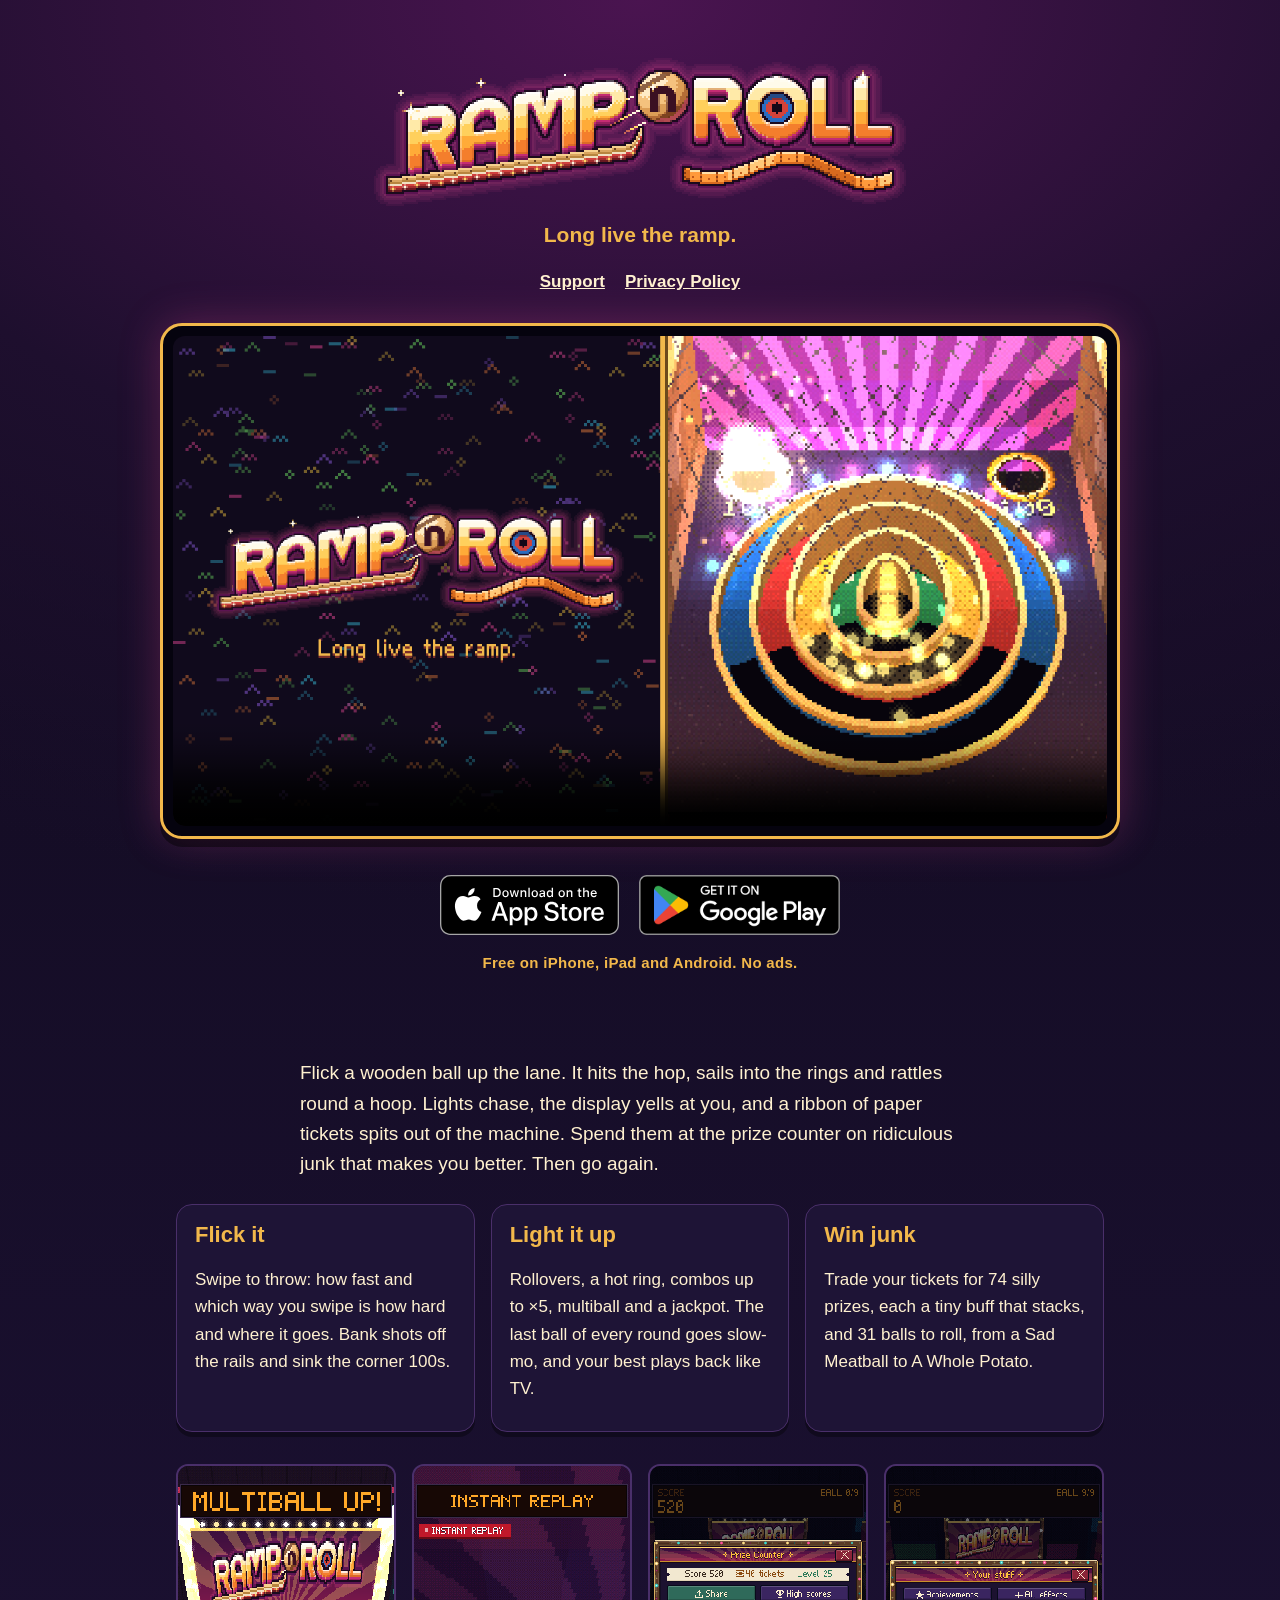
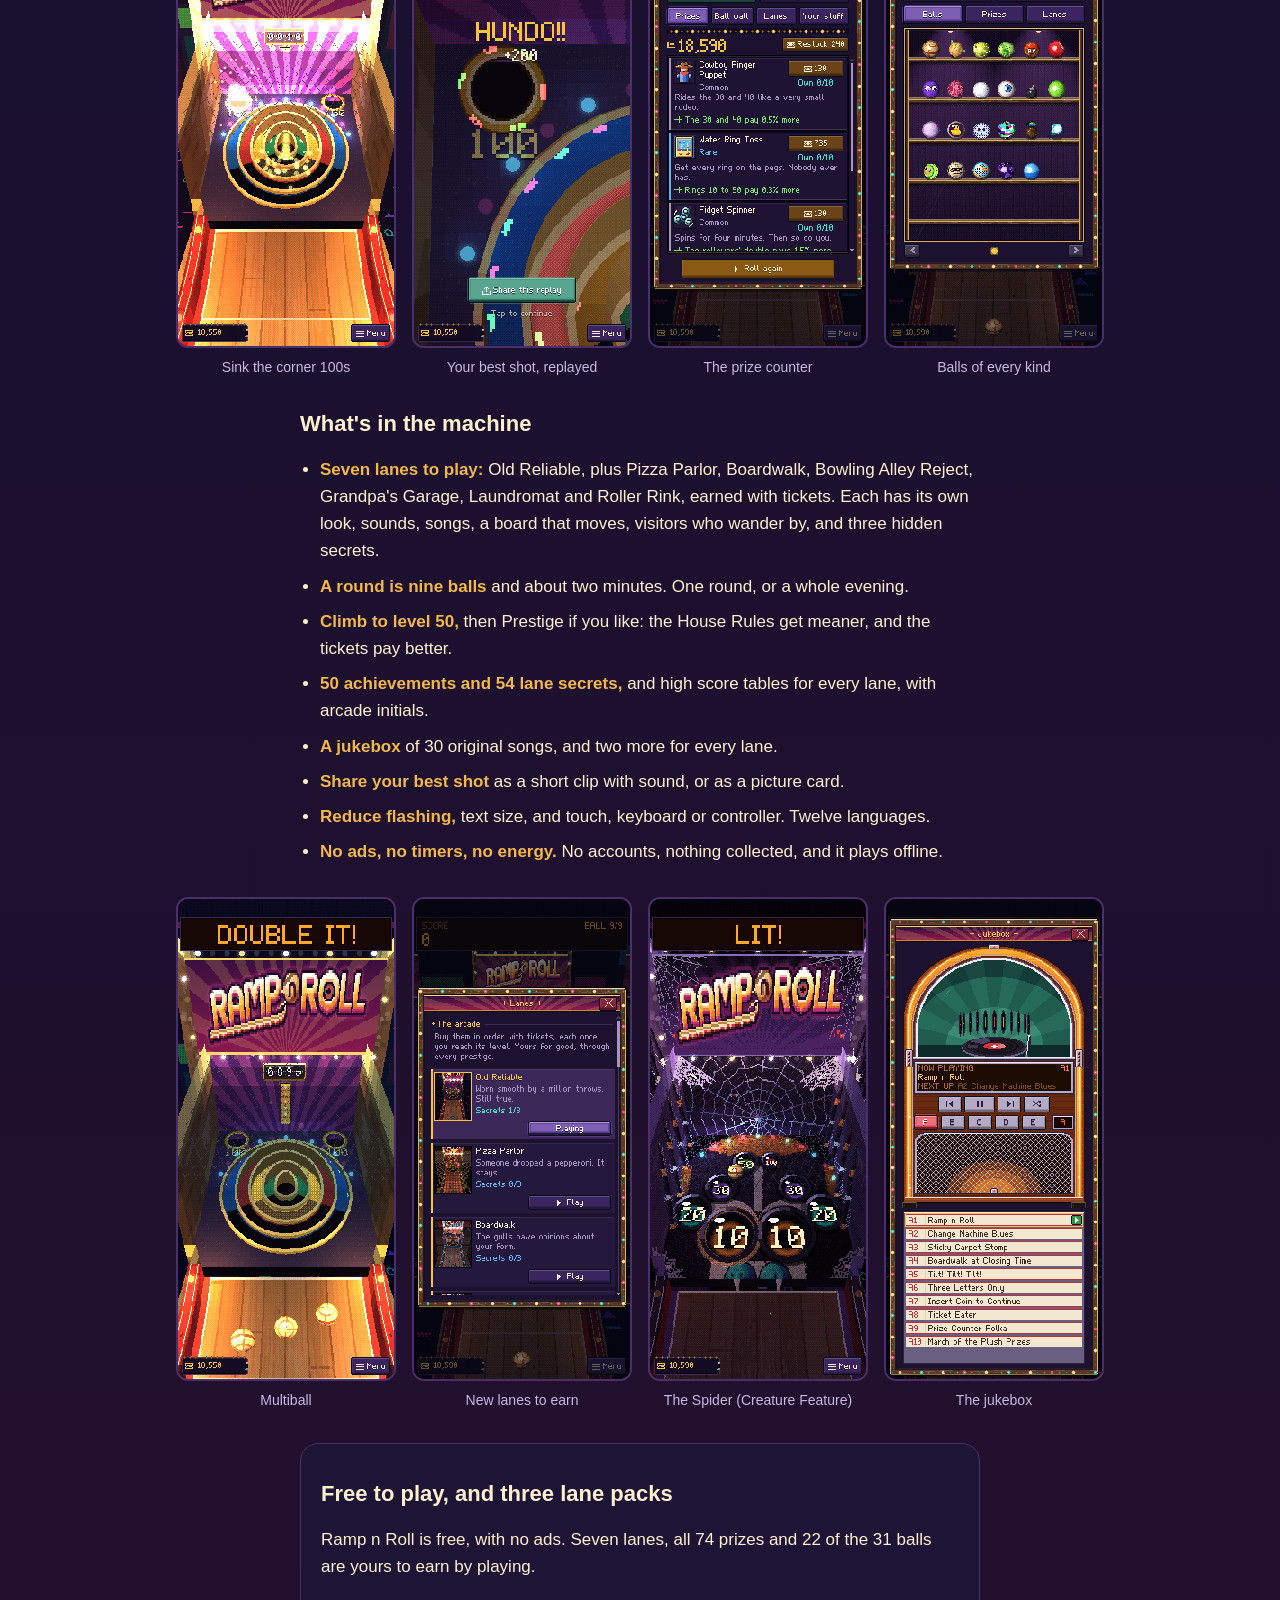
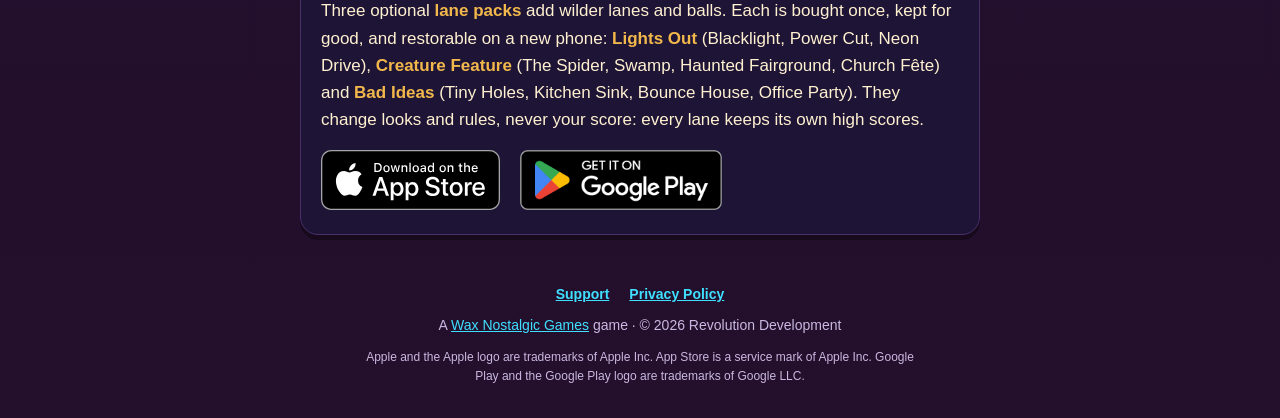
<file: index.html>
<!doctype html>
<html lang="en">
<head>
  <meta charset="utf-8">
  <meta name="viewport" content="width=device-width, initial-scale=1">
  <title>Ramp n Roll</title>
  <meta name="description" content="A silly pixel-art arcade game: flick the ball up the lane, light up the machine, win tickets and spend them on ridiculous prizes. Free on the App Store and Google Play.">
  <meta property="og:title" content="Ramp n Roll">
  <meta property="og:description" content="Flick the ball up the lane, light up the machine, win tickets, buy ridiculous prizes, go again. Long live the ramp.">
  <meta property="og:image" content="https://rampnroll.waxnostalgicgames.com/og.png">
  <meta property="og:url" content="https://rampnroll.waxnostalgicgames.com/">
  <meta property="og:type" content="website">
  <meta name="twitter:card" content="summary_large_image">
  <meta name="theme-color" content="#100a1c">
  <link rel="icon" href="icon.png">
  <link rel="apple-touch-icon" href="icon.png">
  <link rel="stylesheet" href="style.css?v=2">
</head>
<body>
  <header class="hero">
    <h1><img class="logo pixel" src="logo.png" alt="Ramp n Roll" width="1088" height="324"></h1>
    <p class="tagline">Long live the ramp.</p>
    <nav><a href="support.html">Support</a><a href="privacy.html">Privacy Policy</a></nav>
    <figure class="screen">
      <video controls playsinline preload="metadata" poster="og.png" width="1920" height="1080">
        <source src="trailer.mp4" type="video/mp4">
        <img src="og.png" alt="Ramp n Roll's logo beside the machine's board, lit up after a corner 100." width="1200" height="630">
      </video>
    </figure>
    <p class="get">
      <a href="https://apps.apple.com/app/id6830187638?pt=528711&amp;ct=rnr-site&amp;mt=8" aria-label="Download Ramp n Roll on the App Store"><img src="app-store-badge.svg" alt="Download on the App Store" width="180" height="60"></a>
      <a href="https://play.google.com/store/apps/details?id=com.webdevbrian.rampnroll&amp;referrer=utm_source%3Dsite%26utm_medium%3Dweb%26utm_campaign%3Drnr-site" aria-label="Get Ramp n Roll on Google Play"><img src="google-play-badge.png" alt="Get it on Google Play" width="201" height="60"></a>
    </p>
    <p class="soon">Free on iPhone, iPad and Android. No ads.</p>
  </header>

  <main>
    <section class="intro">
      <p>Flick a wooden ball up the lane. It hits the hop, sails into the rings and rattles round a hoop. Lights chase, the display yells at you, and a ribbon of paper tickets spits out of the machine. Spend them at the prize counter on ridiculous junk that makes you better. Then go again.</p>
    </section>

    <section class="how">
      <div><h2>Flick it</h2><p>Swipe to throw: how fast and which way you swipe is how hard and where it goes. Bank shots off the rails and sink the corner 100s.</p></div>
      <div><h2>Light it up</h2><p>Rollovers, a hot ring, combos up to ×5, multiball and a jackpot. The last ball of every round goes slow-mo, and your best plays back like TV.</p></div>
      <div><h2>Win junk</h2><p>Trade your tickets for 74 silly prizes, each a tiny buff that stacks, and 31 balls to roll, from a Sad Meatball to A Whole Potato.</p></div>
    </section>

    <section class="gallery">
      <figure><img src="shots/hundo.png" alt="The machine lit up as a ball drops into a corner 100." width="480" height="1066" loading="lazy"><figcaption>Sink the corner 100s</figcaption></figure>
      <figure><img src="shots/replay.png" alt="The instant replay, close on the 100 hole with HUNDO!! over it." width="480" height="1066" loading="lazy"><figcaption>Your best shot, replayed</figcaption></figure>
      <figure><img src="shots/counter.png" alt="The prize counter after a round, with prizes to buy for tickets." width="480" height="1066" loading="lazy"><figcaption>The prize counter</figcaption></figure>
      <figure><img src="shots/balls.png" alt="Shelves of balls in a lit glass case." width="480" height="1066" loading="lazy"><figcaption>Balls of every kind</figcaption></figure>
    </section>

    <section class="features">
      <h2>What's in the machine</h2>
      <ul>
        <li><strong>Seven lanes to play:</strong> Old Reliable, plus Pizza Parlor, Boardwalk, Bowling Alley Reject, Grandpa's Garage, Laundromat and Roller Rink, earned with tickets. Each has its own look, sounds, songs, a board that moves, visitors who wander by, and three hidden secrets.</li>
        <li><strong>A round is nine balls</strong> and about two minutes. One round, or a whole evening.</li>
        <li><strong>Climb to level 50,</strong> then Prestige if you like: the House Rules get meaner, and the tickets pay better.</li>
        <li><strong>50 achievements and 54 lane secrets,</strong> and high score tables for every lane, with arcade initials.</li>
        <li><strong>A jukebox</strong> of 30 original songs, and two more for every lane.</li>
        <li><strong>Share your best shot</strong> as a short clip with sound, or as a picture card.</li>
        <li><strong>Reduce flashing,</strong> text size, and touch, keyboard or controller. Twelve languages.</li>
        <li><strong>No ads, no timers, no energy.</strong> No accounts, nothing collected, and it plays offline.</li>
      </ul>
    </section>

    <section class="gallery">
      <figure><img src="shots/multiball.png" alt="Multiball: three balls rolling up the lane at once." width="480" height="1066" loading="lazy"><figcaption>Multiball</figcaption></figure>
      <figure><img src="shots/lanes.png" alt="The lane picker, with Old Reliable, Pizza Parlor and Boardwalk." width="480" height="1066" loading="lazy"><figcaption>New lanes to earn</figcaption></figure>
      <figure><img src="shots/spider.png" alt="The Spider lane: a giant spider's face, its eyes the holes." width="480" height="1066" loading="lazy"><figcaption>The Spider (Creature Feature)</figcaption></figure>
      <figure><img src="shots/jukebox.png" alt="The jukebox, with its record turning and a list of songs." width="480" height="1066" loading="lazy"><figcaption>The jukebox</figcaption></figure>
    </section>

    <section class="price card">
      <h2>Free to play, and three lane packs</h2>
      <p>Ramp n Roll is free, with no ads. Seven lanes, all 74 prizes and 22 of the 31 balls are yours to earn by playing.</p>
      <p>Three optional <strong>lane packs</strong> add wilder lanes and balls. Each is bought once, kept for good, and restorable on a new phone: <strong>Lights Out</strong> (Blacklight, Power Cut, Neon Drive), <strong>Creature Feature</strong> (The Spider, Swamp, Haunted Fairground, Church Fête) and <strong>Bad Ideas</strong> (Tiny Holes, Kitchen Sink, Bounce House, Office Party). They change looks and rules, never your score: every lane keeps its own high scores.</p>
      <p class="get">
        <a href="https://apps.apple.com/app/id6830187638?pt=528711&amp;ct=rnr-site&amp;mt=8" aria-label="Download Ramp n Roll on the App Store"><img src="app-store-badge.svg" alt="Download on the App Store" width="180" height="60"></a>
        <a href="https://play.google.com/store/apps/details?id=com.webdevbrian.rampnroll&amp;referrer=utm_source%3Dsite%26utm_medium%3Dweb%26utm_campaign%3Drnr-site" aria-label="Get Ramp n Roll on Google Play"><img src="google-play-badge.png" alt="Get it on Google Play" width="201" height="60"></a>
      </p>
    </section>
  </main>

  <footer>
    <nav><a href="support.html">Support</a><a href="privacy.html">Privacy Policy</a></nav>
    <p>A <a href="https://waxnostalgicgames.com/">Wax Nostalgic Games</a> game · © 2026 Revolution Development</p>
    <p class="legal">Apple and the Apple logo are trademarks of Apple Inc. App Store is a service mark of Apple Inc. Google Play and the Google Play logo are trademarks of Google LLC.</p>
  </footer>
</body>
</html>
</file>
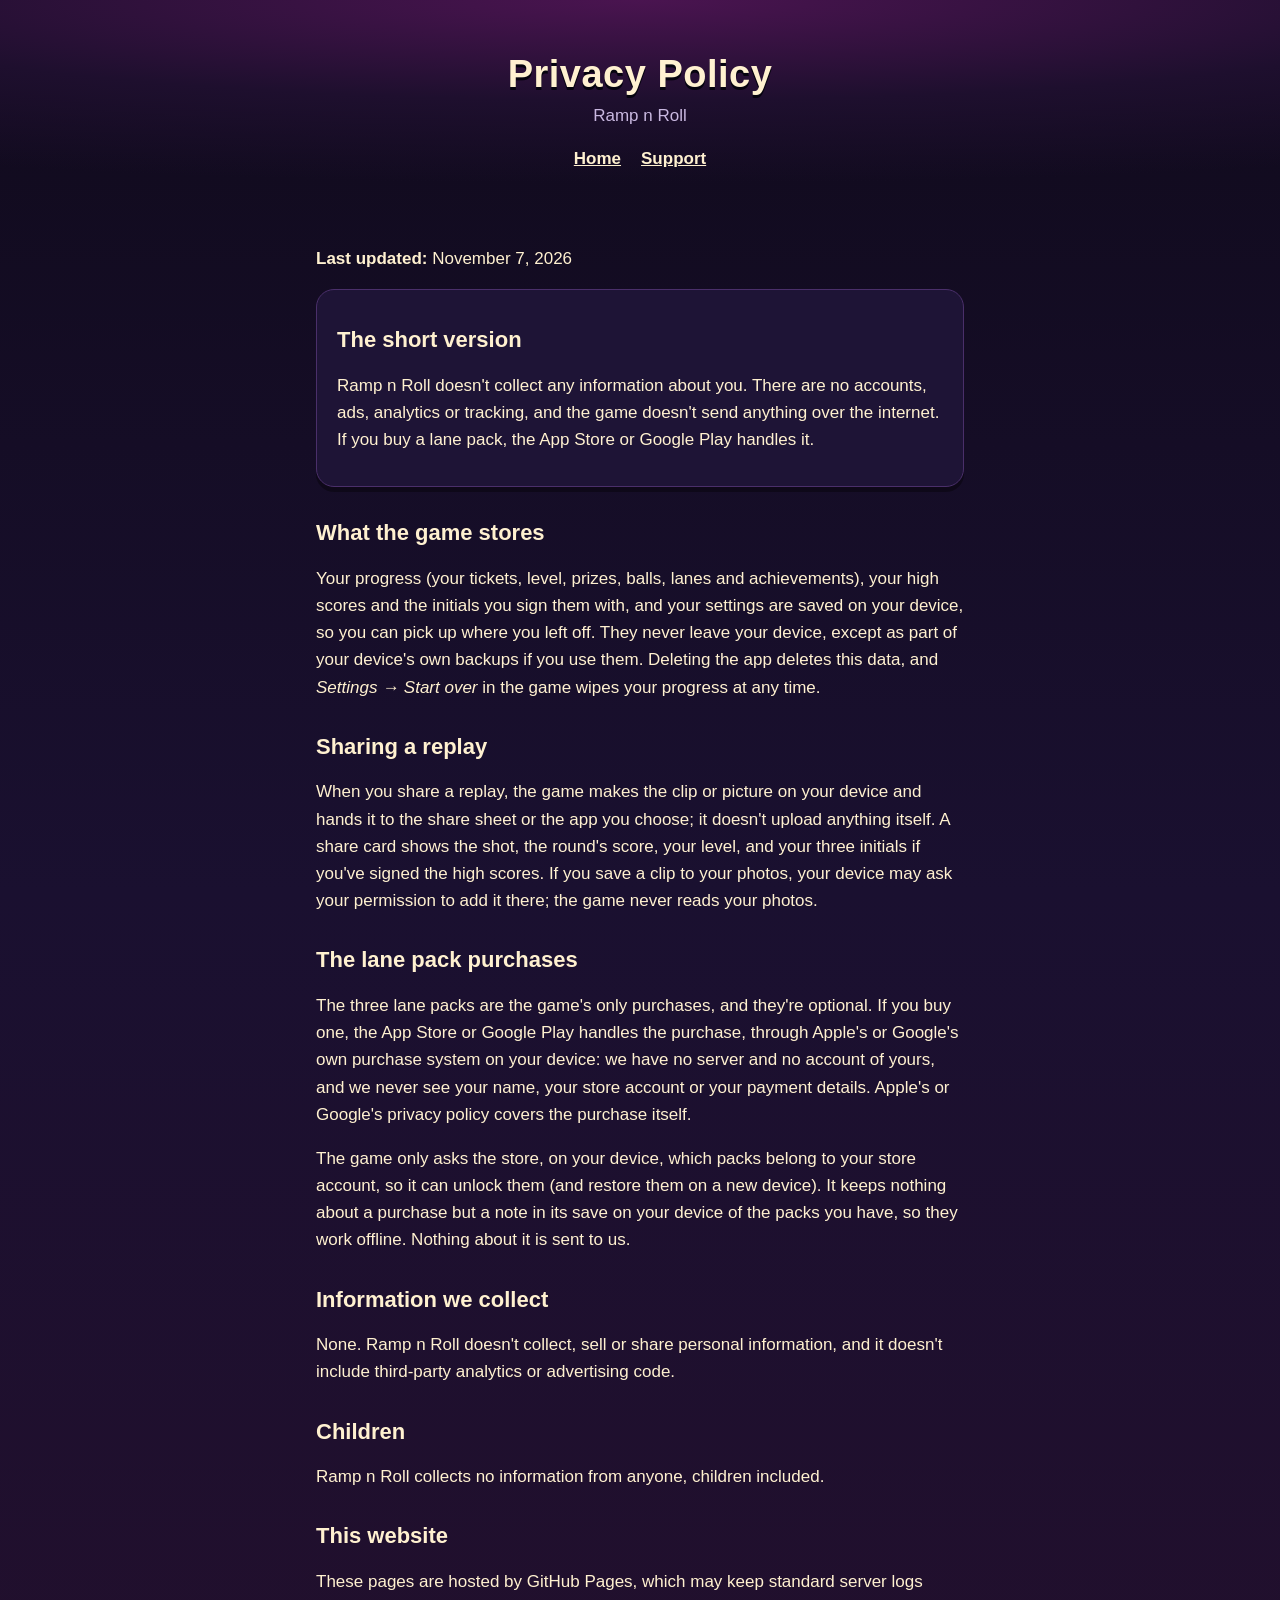
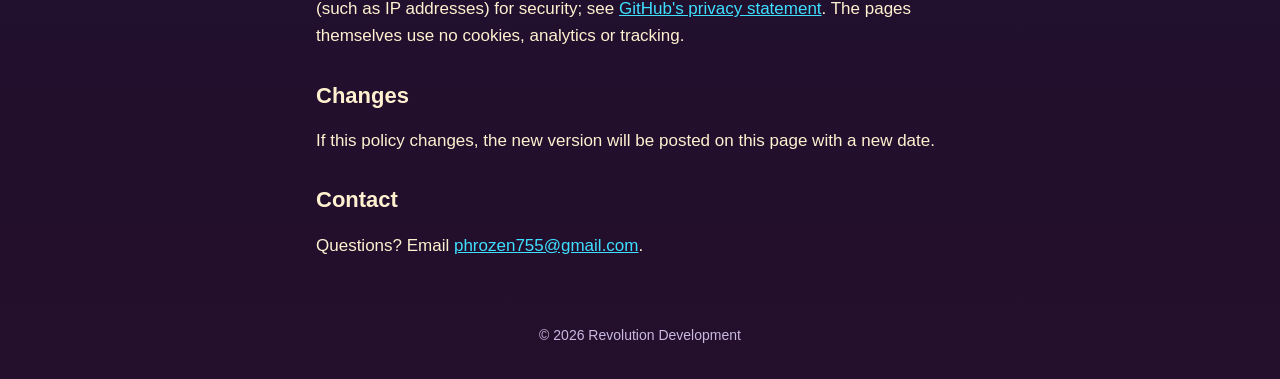
<file: privacy.html>
<!doctype html>
<html lang="en">
<head>
  <meta charset="utf-8">
  <meta name="viewport" content="width=device-width, initial-scale=1">
  <title>Privacy Policy · Ramp n Roll</title>
  <meta name="description" content="Ramp n Roll's privacy policy: the game collects nothing about you.">
  <link rel="icon" href="icon.png">
  <link rel="stylesheet" href="style.css?v=2">
</head>
<body>
  <header>
    <h1>Privacy Policy</h1>
    <p>Ramp n Roll</p>
    <nav><a href="index.html">Home</a><a href="support.html">Support</a></nav>
  </header>
  <main>
    <p><strong>Last updated:</strong> November 7, 2026</p>

    <div class="card">
      <h2>The short version</h2>
      <p>Ramp n Roll doesn't collect any information about you. There are no accounts, ads, analytics or tracking, and the game doesn't send anything over the internet. If you buy a lane pack, the App Store or Google Play handles it.</p>
    </div>

    <h2>What the game stores</h2>
    <p>Your progress (your tickets, level, prizes, balls, lanes and achievements), your high scores and the initials you sign them with, and your settings are saved on your device, so you can pick up where you left off. They never leave your device, except as part of your device's own backups if you use them. Deleting the app deletes this data, and <em>Settings → Start over</em> in the game wipes your progress at any time.</p>

    <h2>Sharing a replay</h2>
    <p>When you share a replay, the game makes the clip or picture on your device and hands it to the share sheet or the app you choose; it doesn't upload anything itself. A share card shows the shot, the round's score, your level, and your three initials if you've signed the high scores. If you save a clip to your photos, your device may ask your permission to add it there; the game never reads your photos.</p>

    <h2>The lane pack purchases</h2>
    <p>The three lane packs are the game's only purchases, and they're optional. If you buy one, the App Store or Google Play handles the purchase, through Apple's or Google's own purchase system on your device: we have no server and no account of yours, and we never see your name, your store account or your payment details. Apple's or Google's privacy policy covers the purchase itself.</p>
    <p>The game only asks the store, on your device, which packs belong to your store account, so it can unlock them (and restore them on a new device). It keeps nothing about a purchase but a note in its save on your device of the packs you have, so they work offline. Nothing about it is sent to us.</p>

    <h2>Information we collect</h2>
    <p>None. Ramp n Roll doesn't collect, sell or share personal information, and it doesn't include third-party analytics or advertising code.</p>

    <h2>Children</h2>
    <p>Ramp n Roll collects no information from anyone, children included.</p>

    <h2>This website</h2>
    <p>These pages are hosted by GitHub Pages, which may keep standard server logs (such as IP addresses) for security; see <a href="https://docs.github.com/en/site-policy/privacy-policies/github-general-privacy-statement">GitHub's privacy statement</a>. The pages themselves use no cookies, analytics or tracking.</p>

    <h2>Changes</h2>
    <p>If this policy changes, the new version will be posted on this page with a new date.</p>

    <h2>Contact</h2>
    <p>Questions? Email <a href="mailto:phrozen755@gmail.com">phrozen755@gmail.com</a>.</p>
  </main>
  <footer>© 2026 Revolution Development</footer>
</body>
</html>
</file>
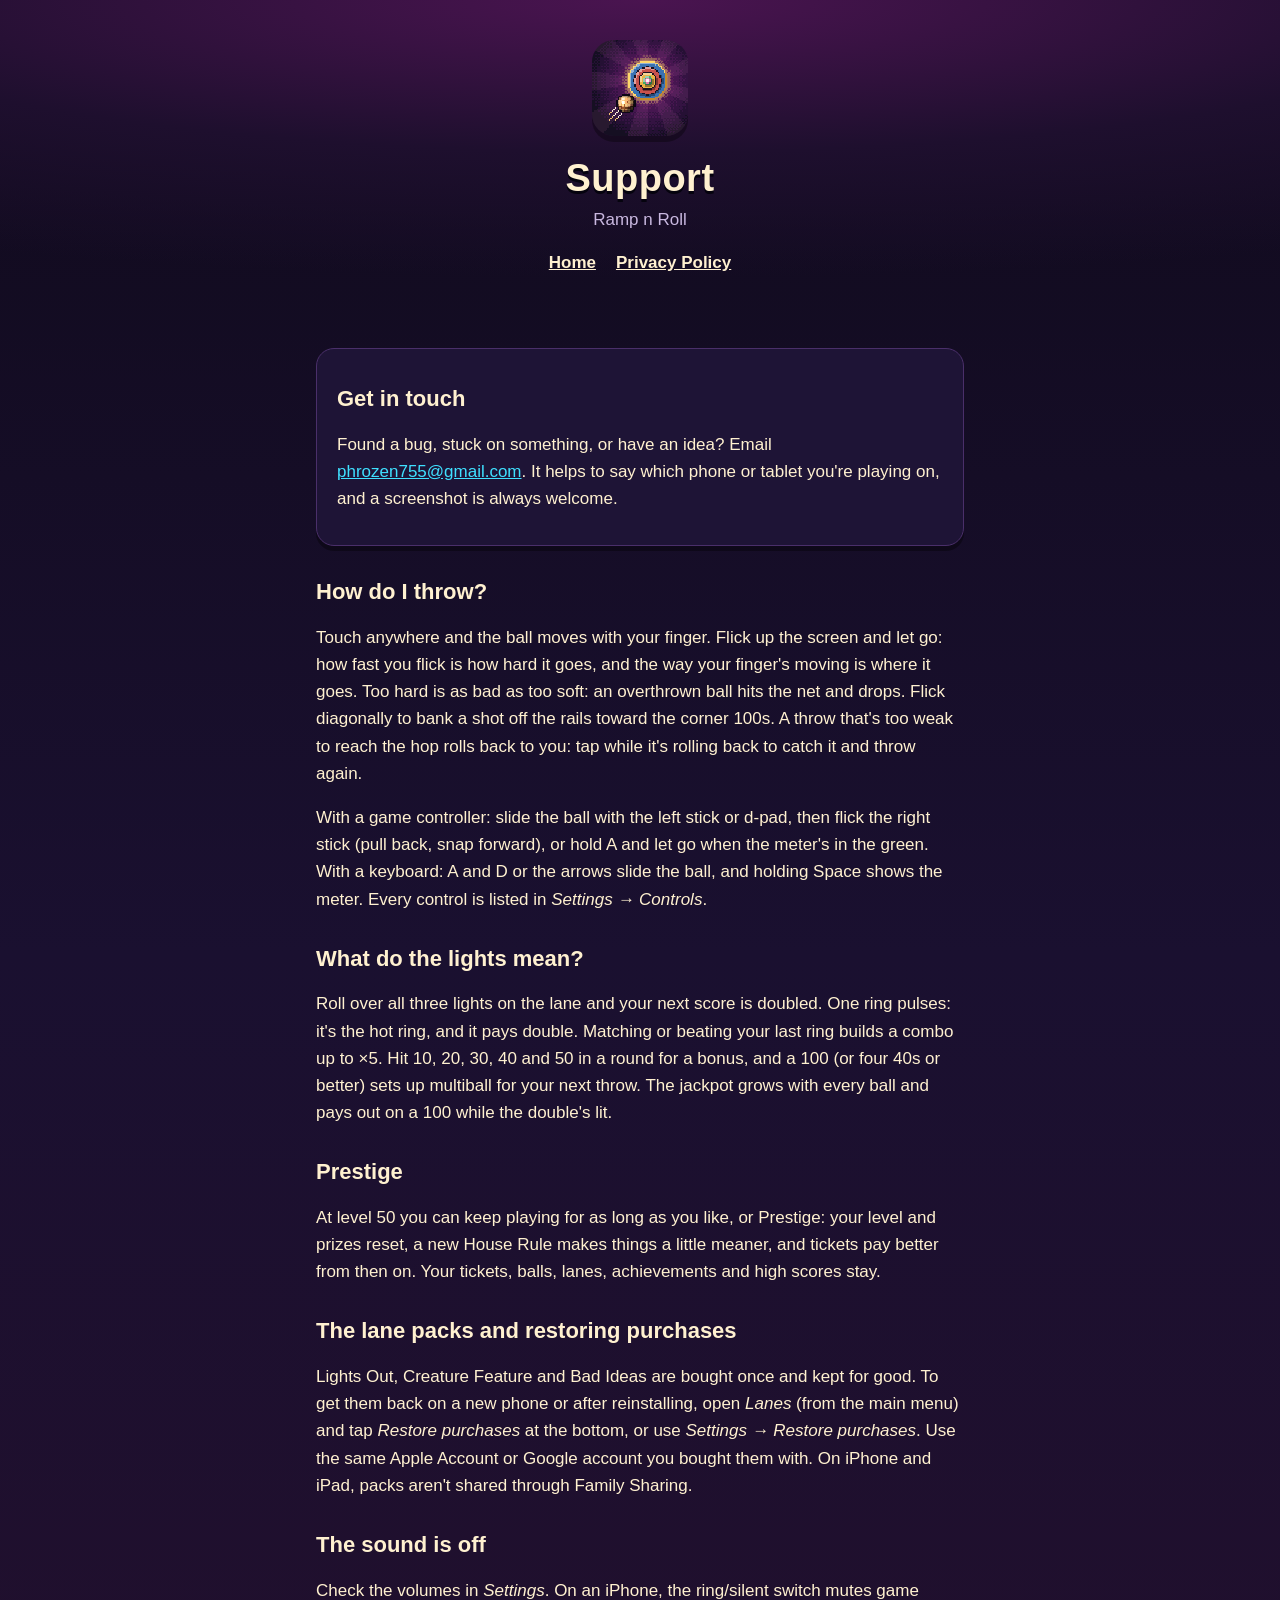
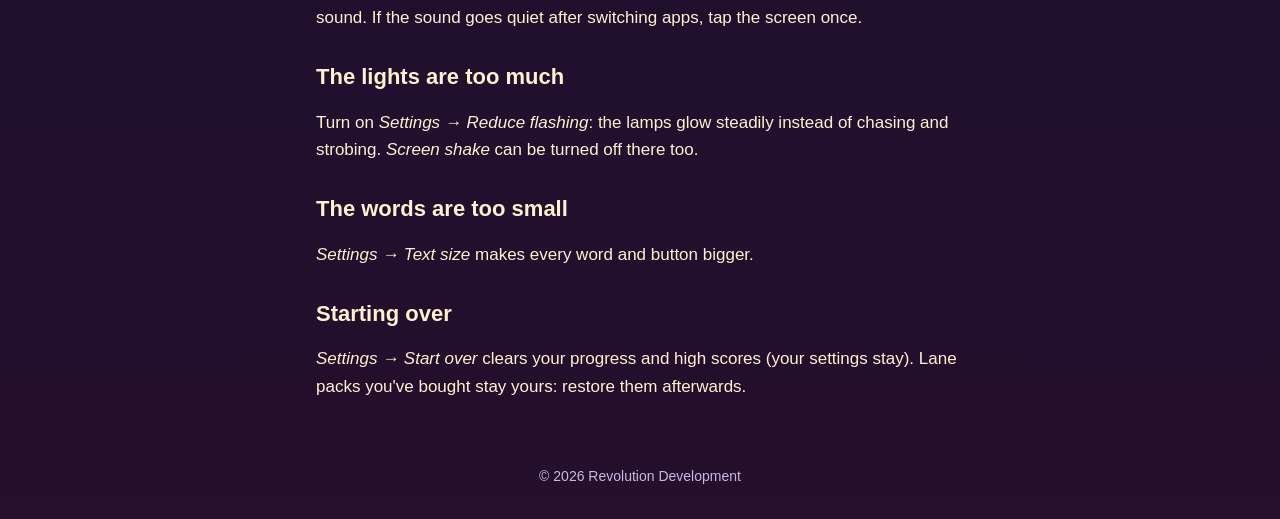
<file: support.html>
<!doctype html>
<html lang="en">
<head>
  <meta charset="utf-8">
  <meta name="viewport" content="width=device-width, initial-scale=1">
  <title>Support · Ramp n Roll</title>
  <meta name="description" content="Help with Ramp n Roll: how to play, the lane packs, restoring purchases, and how to get in touch.">
  <link rel="icon" href="icon.png">
  <link rel="stylesheet" href="style.css?v=2">
</head>
<body>
  <header>
    <img class="icon pixel" src="icon.png" alt="" width="96" height="96">
    <h1>Support</h1>
    <p>Ramp n Roll</p>
    <nav><a href="index.html">Home</a><a href="privacy.html">Privacy Policy</a></nav>
  </header>
  <main>
    <div class="card">
      <h2>Get in touch</h2>
      <p>Found a bug, stuck on something, or have an idea? Email <a href="mailto:phrozen755@gmail.com">phrozen755@gmail.com</a>. It helps to say which phone or tablet you're playing on, and a screenshot is always welcome.</p>
    </div>

    <h2>How do I throw?</h2>
    <p>Touch anywhere and the ball moves with your finger. Flick up the screen and let go: how fast you flick is how hard it goes, and the way your finger's moving is where it goes. Too hard is as bad as too soft: an overthrown ball hits the net and drops. Flick diagonally to bank a shot off the rails toward the corner 100s. A throw that's too weak to reach the hop rolls back to you: tap while it's rolling back to catch it and throw again.</p>
    <p>With a game controller: slide the ball with the left stick or d-pad, then flick the right stick (pull back, snap forward), or hold A and let go when the meter's in the green. With a keyboard: A and D or the arrows slide the ball, and holding Space shows the meter. Every control is listed in <em>Settings → Controls</em>.</p>

    <h2>What do the lights mean?</h2>
    <p>Roll over all three lights on the lane and your next score is doubled. One ring pulses: it's the hot ring, and it pays double. Matching or beating your last ring builds a combo up to ×5. Hit 10, 20, 30, 40 and 50 in a round for a bonus, and a 100 (or four 40s or better) sets up multiball for your next throw. The jackpot grows with every ball and pays out on a 100 while the double's lit.</p>

    <h2>Prestige</h2>
    <p>At level 50 you can keep playing for as long as you like, or Prestige: your level and prizes reset, a new House Rule makes things a little meaner, and tickets pay better from then on. Your tickets, balls, lanes, achievements and high scores stay.</p>

    <h2>The lane packs and restoring purchases</h2>
    <p>Lights Out, Creature Feature and Bad Ideas are bought once and kept for good. To get them back on a new phone or after reinstalling, open <em>Lanes</em> (from the main menu) and tap <em>Restore purchases</em> at the bottom, or use <em>Settings → Restore purchases</em>. Use the same Apple Account or Google account you bought them with. On iPhone and iPad, packs aren't shared through Family Sharing.</p>

    <h2>The sound is off</h2>
    <p>Check the volumes in <em>Settings</em>. On an iPhone, the ring/silent switch mutes game sound. If the sound goes quiet after switching apps, tap the screen once.</p>

    <h2>The lights are too much</h2>
    <p>Turn on <em>Settings → Reduce flashing</em>: the lamps glow steadily instead of chasing and strobing. <em>Screen shake</em> can be turned off there too.</p>

    <h2>The words are too small</h2>
    <p><em>Settings → Text size</em> makes every word and button bigger.</p>

    <h2>Starting over</h2>
    <p><em>Settings → Start over</em> clears your progress and high scores (your settings stay). Lane packs you've bought stay yours: restore them afterwards.</p>
  </main>
  <footer>© 2026 Revolution Development</footer>
</body>
</html>
</file>
<file: style.css>
/* Ramp n Roll's public pages: the arcade's palette (the carpet's dark, the cabinet's gold, the neon), readable on a phone. */
:root {
  --ink: #fff1d0; --ink-soft: #c9b8e0; --night: #100a1c; --night-2: #1a1030; --panel: #1e1436; --panel-edge: #4a2f6a;
  --gold: #f2b84b; --pink: #ff4fa3; --cyan: #3fe0ff; --rust: #7a2f2a;
}
* { box-sizing: border-box; }
html { -webkit-text-size-adjust: 100%; background: var(--night); }
body { margin: 0; background: linear-gradient(180deg, var(--night), var(--night-2) 45%, #240f2c); color: var(--ink); font: 17px/1.6 -apple-system, BlinkMacSystemFont, "Segoe UI", Roboto, sans-serif; min-height: 100vh; }
img, video { max-width: 100%; height: auto; }
a { color: var(--cyan); }
.pixel { image-rendering: pixelated; }

header { background: radial-gradient(120% 90% at 50% 0%, #4a1450 0%, #1e0f2e 55%, transparent 100%); padding: 40px 16px 32px; text-align: center; }
header .icon { width: 96px; height: 96px; border-radius: 22px; box-shadow: 0 6px 0 rgba(0, 0, 0, .35); }
header h1 { margin: 12px 0 0; font-size: 38px; line-height: 1.2; letter-spacing: .5px; text-shadow: 0 3px 0 #05030e; }
header p { margin: 4px 0 0; color: var(--ink-soft); }
nav { display: flex; gap: 20px; justify-content: center; flex-wrap: wrap; margin-top: 16px; }
header nav a { color: var(--ink); font-weight: 600; }

.hero { padding-bottom: 40px; }
.hero .logo { display: block; margin: 0 auto; width: min(100%, 544px); }
.tagline { font-size: 21px; color: var(--gold) !important; font-weight: 600; }
.screen { margin: 28px auto 0; max-width: 960px; padding: 10px; background: #05030e; border: 3px solid var(--gold); border-radius: 22px; box-shadow: 0 8px 0 rgba(0, 0, 0, .45), 0 0 40px rgba(255, 79, 163, .25); }
.screen video { display: block; width: 100%; border-radius: 12px; }
.soon { margin-top: 20px; font-weight: 600; font-size: 16px; letter-spacing: .3px; color: var(--gold) !important; }
/* The store badges: Apple's and Google's own artwork, as on the studio's other sites. */
.get { display: flex; flex-wrap: wrap; gap: 14px 20px; justify-content: center; align-items: center; margin: 36px 0 0; }
.get a { display: block; line-height: 0; }
.get img { display: block; height: 60px; width: auto; }
.get + .soon { margin-top: 16px; font-size: 15px; }
.price .get { justify-content: flex-start; margin: 16px 0 8px; }

main { max-width: 680px; margin: 0 auto; padding: 24px 16px 48px; }
h2 { font-size: 22px; line-height: 1.3; margin: 32px 0 8px; color: var(--ink); }
.card { background: var(--panel); border: 1px solid var(--panel-edge); border-radius: 18px; padding: 4px 20px 16px; box-shadow: 0 5px 0 rgba(0, 0, 0, .35); margin: 16px 0; }

.hero ~ main { max-width: 960px; }
.intro { max-width: 680px; margin: 8px auto 0; font-size: 19px; }
.how { display: grid; grid-template-columns: repeat(3, 1fr); gap: 16px; margin: 24px 0 8px; }
.how div { background: var(--panel); border: 1px solid var(--panel-edge); border-radius: 16px; padding: 4px 18px 12px; box-shadow: 0 5px 0 rgba(0, 0, 0, .35); }
.how h2 { margin-top: 12px; color: var(--gold); }
.gallery { display: grid; grid-template-columns: repeat(4, 1fr); gap: 16px; margin: 32px 0; }
.gallery figure { margin: 0; }
.gallery img { display: block; width: 100%; border-radius: 12px; border: 2px solid var(--panel-edge); background: #05030e; image-rendering: pixelated; }
.gallery figcaption { font-size: 14px; color: var(--ink-soft); margin-top: 8px; text-align: center; }
.features { max-width: 680px; margin: 0 auto; }
.features ul { padding-left: 20px; }
.features li { margin: 8px 0; }
.features strong, .price strong { color: var(--gold); }
.price { max-width: 680px; margin: 32px auto 0; }

footer { text-align: center; color: var(--ink-soft); font-size: 14px; padding: 0 16px 32px; }
footer nav { margin: 0 0 8px; }
footer nav a { font-weight: 600; }
footer p { margin: 4px 0; }
footer .legal { font-size: 12px; max-width: 560px; margin: 12px auto 0; }

@media (max-width: 760px) {
  .gallery { grid-template-columns: 1fr 1fr; }
}
@media (max-width: 640px) {
  header h1 { font-size: 32px; }
  .how { grid-template-columns: 1fr; }
  .get { gap: 12px; margin-top: 28px; }
  .get img { height: 50px; }
  .screen { padding: 6px; border-radius: 16px; }
  .screen video { border-radius: 10px; }
}
</file>
